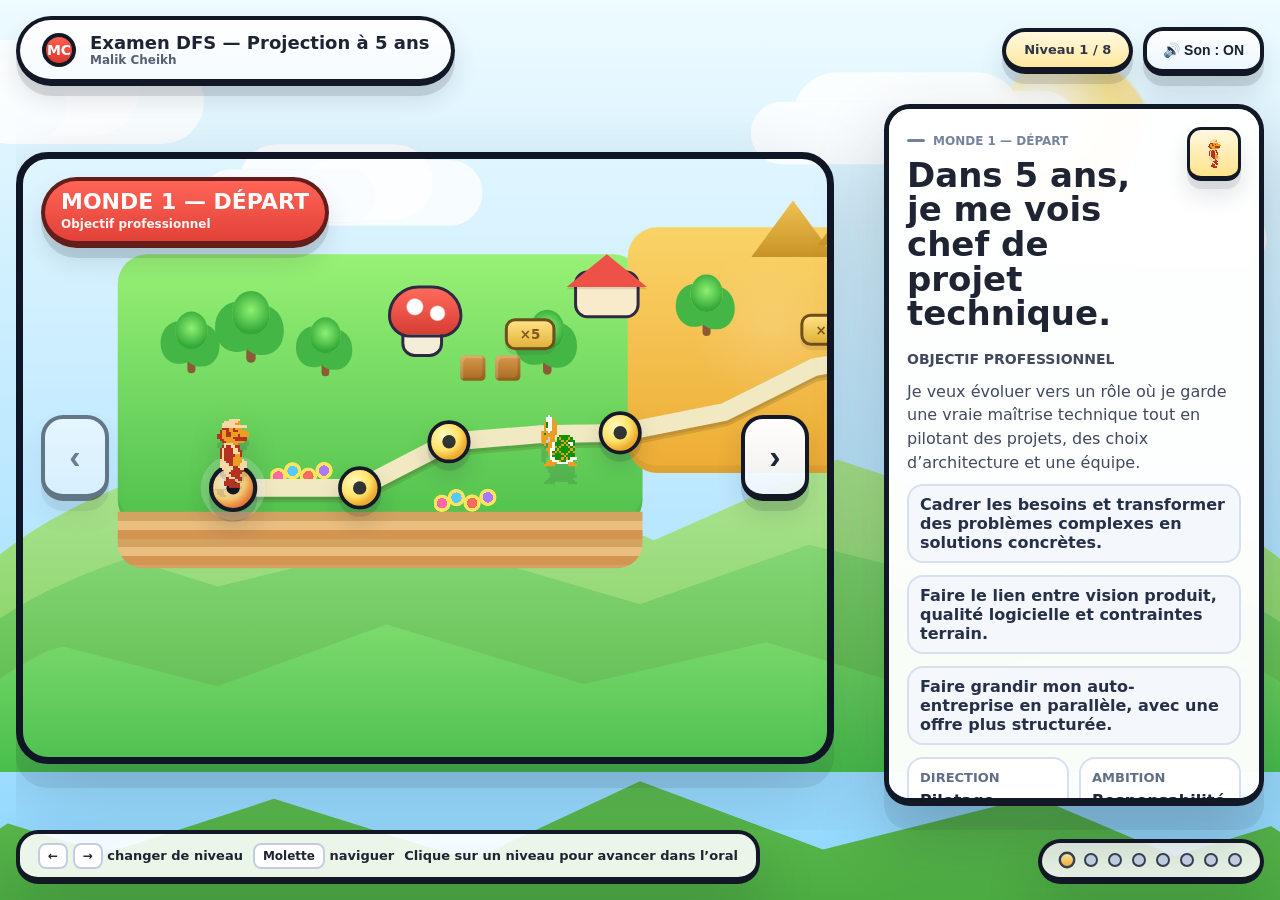
<file: index.html>
<!DOCTYPE html>
<html lang="fr">
<head>
  <meta charset="UTF-8" />
  <meta name="viewport" content="width=device-width, initial-scale=1.0" />
  <title>DFS — Malik Cheikh · Projection à 5 ans</title>
  <meta name="description" content="Présentation interactive de la projection professionnelle à 5 ans de Malik Cheikh." />
  <meta name="theme-color" content="#80d7ff" />
  <link rel="stylesheet" href="./assets/css/styles.css" />
</head>
<body class="theme-meadow">
  <a class="skip-link" href="#infoPanel">Aller au contenu du niveau</a>
  <div class="background" aria-hidden="true">
    <div class="sun"></div>
    <div class="clouds">
      <div class="cloud c1"></div>
      <div class="cloud c2"></div>
      <div class="cloud c3"></div>
      <div class="cloud c4"></div>
    </div>
    <div class="far-hills"></div>
    <div class="near-hills"></div>
  </div>

  <main class="ui" id="mainContent">
    <header class="hud">
      <div class="brand-pill">
        <div class="brand-badge">MC</div>
        <div class="brand-copy">
          <strong>Examen DFS — Projection à 5 ans</strong>
          <span>Malik Cheikh</span>
        </div>
      </div>
      <div class="hud-actions">
        <div class="jump-badge" id="jumpLabel" aria-live="polite">Niveau 1 / 8</div>
        <button class="sound-toggle" id="soundToggle" type="button" aria-pressed="true">🔊 Son : ON</button>
      </div>
    </header>

    <section class="world-stage">
      <div class="world-frame">
        <div class="level-chip" id="levelChip">
          <strong>Monde 1 — Intro</strong>
          <span>Projection vers mon métier idéal</span>
        </div>

        <button class="nav-button nav-prev" id="prevButton" type="button" aria-label="Niveau précédent">‹</button>
        <button class="nav-button nav-next" id="nextButton" type="button" aria-label="Niveau suivant">›</button>

        <div class="world-camera" id="camera">
          <div class="world-map" id="worldMap">
            <div class="layer scenery-layer">
              <div class="zone meadow"></div>
              <div class="zone desert"></div>
              <div class="zone snow"></div>
              <div class="zone ruins"></div>

              <div class="tree" style="left:170px; top:386px; transform:scale(.9);"></div>
              <div class="tree" style="left:250px; top:372px; transform:scale(1.05);"></div>
              <div class="tree" style="left:350px; top:390px; transform:scale(.86);"></div>
              <div class="tree" style="left:648px; top:388px; transform:scale(.95);"></div>
              <div class="tree" style="left:862px; top:336px; transform:scale(.9);"></div>
              <div class="tree" style="left:1238px; top:340px; transform:scale(.92);"></div>
              <div class="tree" style="left:1710px; top:382px; transform:scale(.86);"></div>
              <div class="tree" style="left:2198px; top:376px; transform:scale(.82);"></div>

              <div class="flower-clump" style="left:300px; top:592px;"></div>
              <div class="flower-clump" style="left:520px; top:628px;"></div>
              <div class="flower-clump" style="left:1432px; top:596px;"></div>
              <div class="flower-clump" style="left:1888px; top:568px;"></div>

              <div class="block" style="left:555px; top:454px;"></div>
              <div class="block" style="left:602px; top:454px;"></div>
              <div class="block" style="left:1180px; top:414px;"></div>
              <div class="block" style="left:1226px; top:414px;"></div>
              <div class="block" style="left:2058px; top:424px;"></div>
              <div class="block" style="left:2104px; top:424px;"></div>

              <div class="mushroom-house" style="left:458px; top:360px;"></div>
              <div class="house" style="left:698px; top:318px;"></div>
              <div class="coin-board" style="left:615px; top:404px;">×5</div>

              <div class="pyramid" style="left:946px; top:246px;"></div>
              <div class="pyramid" style="left:1025px; top:230px; transform:scale(.82);"></div>
              <div class="tower" style="left:1108px; top:318px;"></div>
              <div class="coin-board" style="left:1012px; top:398px;">×5</div>
              <div class="mushroom-house" style="left:1268px; top:318px;"></div>

              <div class="tower" style="left:1568px; top:332px; transform:scale(1.02);"></div>
              <div class="coin-board" style="left:1468px; top:444px;">×5</div>
              <div class="pipe" style="left:1736px; top:470px;"></div>
              <div class="water-pond" style="left:1618px; top:476px; width:112px; height:72px;"></div>

              <div class="tower" style="left:1942px; top:326px;"></div>
              <div class="tower" style="left:2078px; top:326px;"></div>
              <div class="water-pond" style="left:2028px; top:466px;"></div>
              <div class="flag-post" style="left:2098px; top:294px;"></div>
              <div class="castle" style="left:2126px; top:282px;"></div>
              <div class="coin-board" style="left:2078px; top:446px;">×5</div>
              <div class="mushroom-house" style="left:2248px; top:392px; transform:scale(.76);"></div>
            </div>

            <div class="layer sprite-layer" aria-hidden="true">
              <img class="map-sprite map-sprite--koopa is-animated" src="./assets/Green_Koopa_Troopa_SMB.gif" alt="" width="16" height="24" decoding="async" style="left:688px; top:603px;" />
              <img class="map-sprite map-sprite--beetle is-animated" src="./assets/BuzzyBeetleSMBUnderground.gif" alt="" width="16" height="16" decoding="async" style="left:1248px; top:474px;" />
              <img class="map-sprite map-sprite--bullet" src="./assets/Bullet_Bill_Super_Mario_Bros.png" alt="" width="16" height="14" decoding="async" style="left:1910px; top:382px;" />
            </div>

            <svg class="path-svg" viewBox="0 0 2600 980" aria-hidden="true">
              <path class="path-shadow" d="M 250 632 L 420 632 L 540 570 L 660 560 L 770 558 L 910 530 L 1030 470 L 1140 450 L 1260 470 L 1390 520 L 1510 540 L 1630 548 L 1750 530 L 1880 510 L 2010 515 L 2070 536 L 2128 542" />
              <path class="path-line" d="M 250 632 L 420 632 L 540 570 L 660 560 L 770 558 L 910 530 L 1030 470 L 1140 450 L 1260 470 L 1390 520 L 1510 540 L 1630 548 L 1750 530 L 1880 510 L 2010 515 L 2070 536 L 2128 542" />
            </svg>

            <button class="node active" data-index="0" style="left:250px; top:632px;"><span>1</span></button>
            <button class="node" data-index="1" style="left:420px; top:632px;"><span>2</span></button>
            <button class="node" data-index="2" style="left:540px; top:570px;"><span>3</span></button>
            <button class="node" data-index="3" style="left:770px; top:558px;"><span>4</span></button>
            <button class="node" data-index="4" style="left:1140px; top:450px;"><span>5</span></button>
            <button class="node" data-index="5" style="left:1510px; top:540px;"><span>6</span></button>
            <button class="node" data-index="6" style="left:1880px; top:510px;"><span>7</span></button>
            <button class="node" data-index="7" style="left:2128px; top:542px;"><span>8</span></button>

            <div class="avatar" id="avatar" style="left:250px; top:632px;"></div>
          </div>
        </div>
      </div>
    </section>

    <footer class="bottom-bar">
      <div class="mini-help">
        <span><span class="kbd">←</span> <span class="kbd">→</span> changer de niveau</span>
        <span><span class="kbd">Molette</span> naviguer</span>
        <span>Clique sur un niveau pour avancer dans l’oral</span>
      </div>
      <div class="progress-dots" id="progressDots" aria-hidden="true"></div>
    </footer>
  </main>

  <aside class="info-panel" id="infoPanel" aria-label="Détails du niveau sélectionné" aria-live="polite">
    <div id="panelContent"></div>
  </aside>
  <script src="./assets/js/data.js" defer></script>
  <script src="./assets/js/app.js" defer></script>
</body>
</html>
</file>
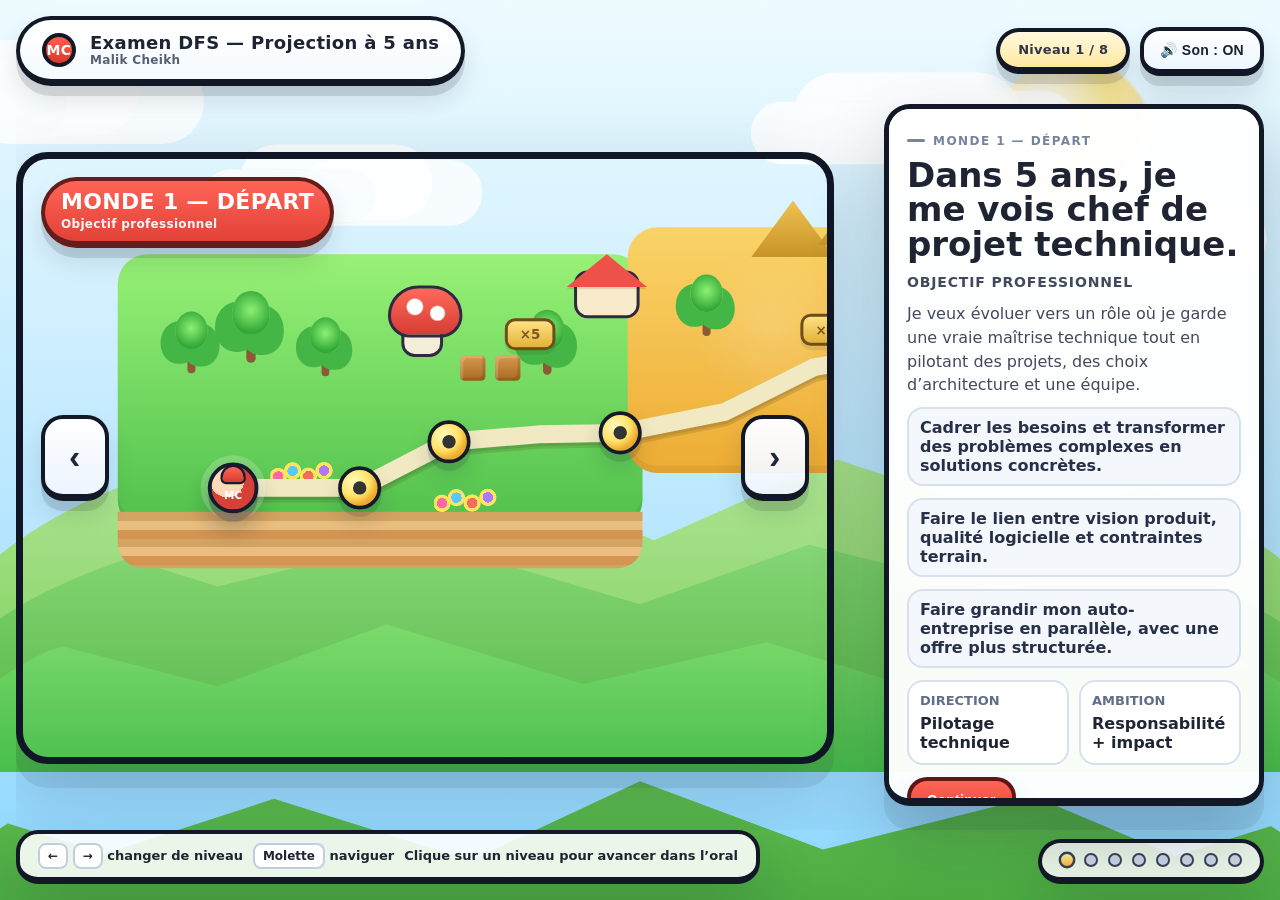
<file: index(1).html>
<!DOCTYPE html>
<html lang="fr">
<head>
  <meta charset="UTF-8" />
  <meta name="viewport" content="width=device-width, initial-scale=1.0" />
  <title>DFS — Malik Cheikh · Projection à 5 ans</title>
  <style>
    :root {
      --sky-1: #80d7ff;
      --sky-2: #dff6ff;
      --grass-1: #84df65;
      --grass-2: #4cb64a;
      --ink: #1e2432;
      --panel: rgba(255,255,255,0.88);
      --panel-strong: rgba(255,255,255,0.96);
      --shadow: 0 28px 60px rgba(20, 24, 39, 0.18);
      --red: #ee5148;
      --gold: #f8bb2d;
      --green: #56be56;
      --blue: #4f8cff;
      --purple: #8d6cff;
      --radius-xl: 28px;
      --radius-lg: 22px;
      --radius-md: 16px;
      --transition: 480ms cubic-bezier(.2,.7,.1,1);
      --map-width: 2600px;
      --map-height: 980px;
      --node-size: 58px;
      --safe-width: min(100vw - 32px, 1600px);
    }

    * { box-sizing: border-box; }
    html, body { height: 100%; }
    body {
      margin: 0;
      font-family: Inter, ui-sans-serif, system-ui, -apple-system, BlinkMacSystemFont, Segoe UI, sans-serif;
      color: var(--ink);
      overflow: hidden;
      background: linear-gradient(180deg, var(--sky-2), var(--sky-1));
    }

    body.theme-meadow {
      --sky-1: #8ed7ff;
      --sky-2: #eefbff;
      --grass-1: #90e776;
      --grass-2: #48be4b;
    }

    body.theme-desert {
      --sky-1: #ffd35a;
      --sky-2: #fff1bb;
      --grass-1: #f0cb5f;
      --grass-2: #d89f30;
    }

    body.theme-snow {
      --sky-1: #8cc1ff;
      --sky-2: #eef7ff;
      --grass-1: #dceeff;
      --grass-2: #bfdcff;
    }

    body.theme-ruins {
      --sky-1: #8edbd7;
      --sky-2: #eefdfa;
      --grass-1: #cdc8b9;
      --grass-2: #aaa38f;
    }

    body.theme-finale {
      --sky-1: #6ea4ff;
      --sky-2: #e9f2ff;
      --grass-1: #9edb7f;
      --grass-2: #63b657;
    }

    .background {
      position: fixed;
      inset: 0;
      overflow: hidden;
      background: linear-gradient(180deg, var(--sky-2), var(--sky-1));
      transition: background var(--transition);
    }

    .sun {
      position: absolute;
      top: 58px;
      right: 10%;
      width: 160px;
      height: 160px;
      border-radius: 50%;
      background: radial-gradient(circle at 30% 30%, rgba(255,255,255,0.95), rgba(255,230,132,0.9) 44%, rgba(255,204,91,0.55) 66%, rgba(255,255,255,0) 70%);
      filter: blur(1px);
      opacity: 0.95;
      transition: transform 800ms ease, opacity 500ms ease;
    }

    body.theme-snow .sun,
    body.theme-finale .sun {
      top: 84px;
      right: 12%;
      opacity: 0.72;
    }

    .clouds,
    .far-hills,
    .near-hills {
      position: absolute;
      inset: 0;
      pointer-events: none;
    }

    .cloud {
      position: absolute;
      width: 220px;
      height: 68px;
      background: rgba(255,255,255,0.88);
      border-radius: 999px;
      box-shadow: 60px -18px 0 14px rgba(255,255,255,0.84), 130px -4px 0 8px rgba(255,255,255,0.82);
      opacity: 0.95;
      animation: drift linear infinite;
    }

    .cloud.c1 { top: 8%; left: -12%; animation-duration: 42s; }
    .cloud.c2 { top: 18%; left: 14%; transform: scale(0.78); animation-duration: 51s; }
    .cloud.c3 { top: 11%; left: 58%; transform: scale(0.92); animation-duration: 46s; }
    .cloud.c4 { top: 23%; left: 78%; transform: scale(0.64); animation-duration: 55s; }

    @keyframes drift {
      from { transform: translateX(0) scale(var(--scale, 1)); }
      to { transform: translateX(18vw) scale(var(--scale, 1)); }
    }

    .far-hills::before,
    .far-hills::after,
    .near-hills::before,
    .near-hills::after {
      content: "";
      position: absolute;
      left: -5%;
      right: -5%;
      border-radius: 48% 52% 0 0 / 100% 100% 0 0;
    }

    .far-hills::before {
      bottom: 235px;
      height: 260px;
      background: linear-gradient(180deg, rgba(175,232,131,0.85), rgba(135,211,95,0.95));
      clip-path: polygon(0 100%, 0 44%, 12% 28%, 22% 48%, 36% 18%, 51% 52%, 64% 21%, 78% 46%, 90% 24%, 100% 55%, 100% 100%);
    }

    .far-hills::after {
      bottom: 188px;
      height: 220px;
      background: linear-gradient(180deg, rgba(136,220,120,0.95), rgba(94,188,78,1));
      clip-path: polygon(0 100%, 0 49%, 10% 23%, 20% 43%, 34% 21%, 50% 51%, 62% 24%, 76% 46%, 88% 18%, 100% 53%, 100% 100%);
    }

    .near-hills::before {
      bottom: 128px;
      height: 220px;
      background: linear-gradient(180deg, var(--grass-1), var(--grass-2));
      clip-path: polygon(0 100%, 0 59%, 9% 43%, 20% 61%, 32% 33%, 46% 60%, 59% 41%, 70% 63%, 85% 35%, 100% 57%, 100% 100%);
      transition: background var(--transition);
    }

    .near-hills::after {
      bottom: -22px;
      height: 220px;
      background: linear-gradient(180deg, #69c758, #49a940);
      clip-path: polygon(0 100%, 0 45%, 12% 69%, 24% 44%, 38% 72%, 50% 36%, 63% 67%, 78% 43%, 88% 70%, 100% 46%, 100% 100%);
      transition: background var(--transition);
    }

    .ui {
      position: relative;
      z-index: 20;
      height: 100vh;
      display: grid;
      grid-template-rows: auto 1fr auto;
      padding: 16px;
      pointer-events: none;
    }

    .hud,
    .bottom-bar,
    .info-panel,
    .speaker-panel,
    .level-chip,
    .nav-button,
    .mini-help,
    .jump-badge {
      pointer-events: auto;
    }

    .hud {
      width: var(--safe-width);
      margin: 0 auto;
      display: flex;
      align-items: center;
      justify-content: space-between;
      gap: 16px;
    }

    .brand-pill,
    .level-chip,
    .nav-button,
    .action-button,
    .speaker-toggle,
    .sound-toggle,
    .jump-badge {
      border: 4px solid #121826;
      border-bottom-width: 7px;
      border-radius: 999px;
      background: #fff;
      box-shadow: 0 10px 0 rgba(18,24,38,0.12), 0 14px 26px rgba(18,24,38,0.12);
      font-weight: 900;
      letter-spacing: .02em;
    }

    .brand-pill {
      display: flex;
      align-items: center;
      gap: 14px;
      padding: 12px 22px;
      min-height: 62px;
      background: linear-gradient(180deg, #ffffff, #f5fbff);
    }

    .brand-badge {
      width: 34px;
      height: 34px;
      border-radius: 50%;
      background: linear-gradient(180deg, #ff6052, #dc382c);
      border: 4px solid #121826;
      display: grid;
      place-items: center;
      color: #fff;
      font-size: 14px;
    }

    .brand-copy strong { display: block; font-size: 18px; }
    .brand-copy span { display: block; font-size: 12px; color: #566074; }

    .hud-actions {
      display: flex;
      align-items: center;
      gap: 10px;
      flex-wrap: wrap;
      justify-content: flex-end;
    }

    .jump-badge {
      padding: 10px 18px;
      font-size: 13px;
      color: #2f3547;
      background: linear-gradient(180deg, #fff8df, #ffe99f);
    }

    .sound-toggle,
    .speaker-toggle,
    .action-button {
      cursor: pointer;
      border-radius: 20px;
      padding: 11px 16px;
      font-size: 14px;
      color: #1a2130;
      background: linear-gradient(180deg, #fff, #edf7ff);
      transition: transform .18s ease, filter .18s ease;
    }

    .sound-toggle:hover,
    .action-button:hover {
      transform: translateY(-2px);
      filter: saturate(1.05);
    }

    .nav-button:hover {
      transform: translateY(calc(-50% - 2px));
      filter: saturate(1.05);
    }

    .node:hover {
      transform: translate(-50%, calc(-50% - 2px));
      filter: saturate(1.05);
    }

    .node.active:hover {
      transform: translate(-50%, calc(-50% - 2px)) scale(1.12);
      filter: saturate(1.05);
    }

    .world-stage {
      position: relative;
      display: grid;
      place-items: center start;
      overflow: hidden;
      width: var(--safe-width);
      margin: 0 auto;
    }

    .world-frame {
      position: relative;
      width: min(calc(100% - 430px), 1280px);
      height: min(68vh, 760px);
      border: 7px solid #101625;
      border-radius: 32px;
      background: linear-gradient(180deg, rgba(255,255,255,0.1), rgba(255,255,255,0.02));
      box-shadow: 0 24px 0 rgba(16,22,37,0.08), 0 30px 80px rgba(16,22,37,0.18);
      overflow: hidden;
      pointer-events: auto;
    }

    .world-camera {
      position: absolute;
      inset: 0;
      overflow: hidden;
    }

    .world-map {
      position: absolute;
      width: var(--map-width);
      height: var(--map-height);
      left: 0;
      top: 0;
      transform-origin: top left;
      transition: transform 700ms cubic-bezier(.2,.7,.1,1);
    }

    .layer {
      position: absolute;
      inset: 0;
    }

    .zone {
      position: absolute;
      border-radius: 40px;
      filter: saturate(1.04);
      box-shadow: inset 0 -10px 0 rgba(0,0,0,0.06);
    }

    .zone .ground {
      position: absolute;
      inset: auto 0 0 0;
      height: 100%;
      border-radius: inherit;
      overflow: hidden;
    }

    .ground::before {
      content: "";
      position: absolute;
      inset: 0;
      border-radius: inherit;
      box-shadow: inset 0 -18px 0 rgba(0,0,0,0.06);
    }

    .meadow {
      left: 95px; top: 318px; width: 705px; height: 370px;
      background: linear-gradient(180deg, #9af07a, #52bf4f);
    }
    .meadow::after {
      content: "";
      position: absolute; left: 0; right: 0; bottom: -52px; height: 76px;
      background: repeating-linear-gradient(180deg, #d1a365 0 12px, #e8be82 12px 24px, #d29556 24px 36px);
      border-radius: 0 0 34px 34px;
    }

    .desert {
      left: 780px; top: 282px; width: 640px; height: 330px;
      background: linear-gradient(180deg, #f8d36b, #ebac39);
    }
    .desert::after {
      content: "";
      position: absolute; inset: 0;
      background: radial-gradient(circle at 30% 40%, rgba(255,255,255,0.15), transparent 22%), radial-gradient(circle at 70% 65%, rgba(255,255,255,0.14), transparent 18%);
      border-radius: inherit;
    }

    .snow {
      left: 1375px; top: 302px; width: 600px; height: 308px;
      background: linear-gradient(180deg, #f3fbff, #d5e9ff);
    }

    .ruins {
      left: 1845px; top: 258px; width: 570px; height: 355px;
      background: linear-gradient(180deg, #cfcaba, #a39a89);
    }

    .path-svg {
      position: absolute;
      inset: 0;
      overflow: visible;
    }

    .path-line {
      fill: none;
      stroke: #f0e9c2;
      stroke-width: 24;
      stroke-linecap: round;
      stroke-linejoin: round;
      filter: drop-shadow(0 4px 0 rgba(0,0,0,0.09));
    }

    .path-shadow {
      fill: none;
      stroke: rgba(87,66,28,0.18);
      stroke-width: 31;
      stroke-linecap: round;
      stroke-linejoin: round;
      transform: translateY(4px);
    }

    .node {
      position: absolute;
      width: var(--node-size);
      height: var(--node-size);
      border-radius: 50%;
      border: 5px solid #141a28;
      background: radial-gradient(circle at 35% 32%, #fffbbf, #ffe268 45%, #edaa2f 70%);
      box-shadow: 0 10px 0 rgba(20,26,40,0.12), 0 16px 28px rgba(20,26,40,0.15);
      cursor: pointer;
      display: grid;
      place-items: center;
      transform: translate(-50%, -50%);
      transition: transform .22s ease, box-shadow .22s ease, background .22s ease;
    }

    .node span {
      display: none;
    }

    .node::before {
      content: "";
      width: 18px;
      height: 18px;
      border-radius: 50%;
      background: rgba(20,26,40,0.88);
    }

    .node.active {
      background: radial-gradient(circle at 35% 32%, #fffef2, #ffd778 48%, #ef7d39 73%);
      transform: translate(-50%, -50%) scale(1.12);
      box-shadow: 0 12px 0 rgba(20,26,40,0.14), 0 0 0 10px rgba(255,255,255,0.2), 0 18px 30px rgba(20,26,40,0.18);
    }

    .node.active::before {
      width: 16px; height: 16px; background: #101725;
    }

    .sign,
    .house,
    .castle,
    .pipe,
    .tree,
    .block,
    .mushroom-house,
    .tower,
    .pyramid,
    .water-pond,
    .boss-house,
    .flag-post,
    .coin-board,
    .flower-clump {
      position: absolute;
      transform-origin: center bottom;
    }

    .tree {
      width: 48px; height: 92px;
    }
    .tree::before {
      content: "";
      position: absolute; left: 18px; bottom: 0; width: 12px; height: 34px;
      background: #8d5a35; border-radius: 8px;
    }
    .tree::after {
      content: "";
      position: absolute; left: 0; top: 0; width: 48px; height: 56px;
      background: radial-gradient(circle at 50% 44%, #8ef072, #33a939 70%);
      border-radius: 50% 50% 46% 46%;
      box-shadow: -18px 18px 0 4px #44b646, 14px 22px 0 4px #44b646;
    }

    .block {
      width: 34px; height: 34px;
      background: linear-gradient(180deg, #d69a4e, #a76920);
      border-radius: 6px;
      box-shadow: inset -4px -4px 0 rgba(0,0,0,0.12), inset 4px 4px 0 rgba(255,255,255,0.18);
    }

    .pipe {
      width: 54px; height: 80px;
      background: linear-gradient(90deg, #48be4d, #2c8e36);
      border-radius: 10px 10px 14px 14px;
      box-shadow: inset -5px 0 0 rgba(0,0,0,0.12);
    }
    .pipe::before {
      content: "";
      position: absolute; top: -16px; left: -6px; right: -6px; height: 22px;
      background: linear-gradient(180deg, #5fe563, #3ca743);
      border-radius: 12px;
      border: 2px solid rgba(0,0,0,0.05);
    }

    .house {
      width: 108px; height: 86px;
    }
    .house::before {
      content: "";
      position: absolute; inset: auto 10px 0 10px; height: 56px;
      background: #f8ebcb; border: 4px solid #302944; border-radius: 18px;
    }
    .house::after {
      content: "";
      position: absolute; left: 0; right: 0; top: 0; margin: auto; width: 0; height: 0;
      border-left: 54px solid transparent;
      border-right: 54px solid transparent;
      border-bottom: 44px solid #ee5148;
      filter: drop-shadow(0 3px 0 rgba(0,0,0,0.1));
    }

    .mushroom-house {
      width: 92px; height: 96px;
    }
    .mushroom-house::before {
      content: "";
      position: absolute; left: 18px; right: 18px; bottom: 0; height: 44px;
      background: #f4edd7; border: 4px solid #302944; border-radius: 18px;
    }
    .mushroom-house::after {
      content: "";
      position: absolute; top: 0; left: 0; right: 0; margin: auto; width: 92px; height: 62px;
      background: radial-gradient(circle at 35% 40%, #fff, #fff 10px, transparent 12px), radial-gradient(circle at 68% 54%, #fff, #fff 9px, transparent 11px), linear-gradient(180deg, #ff6a5c, #d63d33);
      border: 4px solid #302944; border-radius: 50px 50px 36px 36px;
    }

    .castle {
      width: 154px; height: 148px;
    }
    .castle::before {
      content: "";
      position: absolute; bottom: 0; left: 18px; right: 18px; height: 90px;
      background: #eef0f7; border: 4px solid #4a4562; border-radius: 16px;
      box-shadow: inset 0 -8px 0 rgba(0,0,0,0.06);
    }
    .castle::after {
      content: "";
      position: absolute; left: 0; right: 0; top: 0; bottom: 52px;
      background:
        radial-gradient(circle at 20px 26px, #8d6cff 0 20px, transparent 22px),
        radial-gradient(circle at 134px 26px, #8d6cff 0 20px, transparent 22px),
        radial-gradient(circle at 77px 10px, #8d6cff 0 28px, transparent 30px),
        linear-gradient(180deg, transparent 0 24px, #eceff6 24px 100%);
      background-repeat: no-repeat;
      border-radius: 18px;
    }

    .boss-house {
      width: 116px; height: 114px;
    }
    .boss-house::before {
      content: "";
      position: absolute; bottom: 0; left: 10px; right: 10px; height: 74px;
      background: #8a8fa4; border: 4px solid #313548; border-radius: 18px;
    }
    .boss-house::after {
      content: "";
      position: absolute; left: 50%; top: -2px; width: 84px; height: 54px; transform: translateX(-50%);
      background: linear-gradient(180deg, #fa7d66, #b4372d);
      clip-path: polygon(0 100%, 50% 0, 100% 100%);
      filter: drop-shadow(0 3px 0 rgba(0,0,0,0.12));
    }

    .tower {
      width: 62px; height: 112px;
      background: linear-gradient(180deg, #bfc2cb, #90949f);
      border: 4px solid #51586a;
      border-radius: 18px 18px 12px 12px;
      box-shadow: inset 0 -8px 0 rgba(0,0,0,0.08);
    }
    .tower::before {
      content: "";
      position: absolute; top: -18px; left: -4px; right: -4px; height: 26px;
      background: linear-gradient(180deg, #d8dbe2, #9fa4b1);
      clip-path: polygon(0 100%, 8% 38%, 16% 100%, 24% 38%, 32% 100%, 40% 38%, 48% 100%, 56% 38%, 64% 100%, 72% 38%, 80% 100%, 88% 38%, 96% 100%, 100% 38%, 100% 100%);
    }

    .pyramid {
      width: 112px; height: 76px;
      background: linear-gradient(180deg, #efc153, #c89326);
      clip-path: polygon(50% 0, 100% 100%, 0 100%);
    }

    .water-pond {
      width: 120px; height: 82px;
      background: radial-gradient(circle at 50% 40%, #8ceaff, #43b8ff 70%, #298ed0 100%);
      border: 5px solid #ebf8ff;
      border-radius: 34px;
      box-shadow: inset 0 -8px 0 rgba(0,0,0,0.08);
    }

    .coin-board {
      padding: 7px 12px;
      min-width: 68px;
      font-size: 18px;
      font-weight: 900;
      color: #805523;
      background: linear-gradient(180deg, #ffe282, #e3b23a);
      border: 4px solid #6f4e1d;
      border-radius: 14px;
      text-align: center;
      box-shadow: 0 6px 0 rgba(0,0,0,0.08);
    }

    .flag-post {
      width: 10px; height: 86px;
      background: #e9ebf4;
      border-radius: 999px;
      box-shadow: inset 0 -4px 0 rgba(0,0,0,0.08);
    }
    .flag-post::after {
      content: "";
      position: absolute; top: 8px; left: 8px; width: 48px; height: 28px;
      background: linear-gradient(180deg, #ff5d4e, #c7372d);
      clip-path: polygon(0 0, 100% 20%, 80% 100%, 0 78%);
      border-radius: 4px;
    }

    .flower-clump {
      width: 88px; height: 38px;
      background:
        radial-gradient(circle at 12% 65%, #ff67a7 0 7px, #ffe45e 7px 11px, transparent 12px),
        radial-gradient(circle at 34% 45%, #58c9ff 0 7px, #ffe45e 7px 11px, transparent 12px),
        radial-gradient(circle at 58% 64%, #f46c5f 0 7px, #ffe45e 7px 11px, transparent 12px),
        radial-gradient(circle at 82% 44%, #a979ff 0 7px, #ffe45e 7px 11px, transparent 12px);
    }

    .avatar {
      position: absolute;
      width: 68px;
      height: 68px;
      border-radius: 50%;
      background: radial-gradient(circle at 36% 32%, #ffd9ba 0 20px, #ffd0ad 21px 23px, #d64037 23px 100%);
      border: 5px solid #151c2d;
      box-shadow: 0 10px 0 rgba(21,28,45,0.12), 0 18px 28px rgba(21,28,45,0.16);
      transform: translate(-50%, -50%);
      transition: left 700ms cubic-bezier(.2,.8,.15,1), top 700ms cubic-bezier(.2,.8,.15,1), transform .25s ease;
      z-index: 5;
    }

    .avatar::before {
      content: "MC";
      position: absolute;
      inset: auto 0 11px 0;
      text-align: center;
      color: #fff;
      font-weight: 900;
      font-size: 14px;
      letter-spacing: .02em;
    }

    .avatar::after {
      content: "";
      position: absolute;
      left: 12px; right: 12px; top: -2px; height: 20px;
      background: linear-gradient(180deg, #ff675a, #d63b2f);
      border-radius: 18px 18px 8px 8px;
      border: 3px solid #151c2d;
    }

    .avatar.bounce {
      animation: avatarBounce .55s ease;
    }

    @keyframes avatarBounce {
      0% { transform: translate(-50%, -50%) scale(1); }
      35% { transform: translate(-50%, -70%) scale(1.05); }
      60% { transform: translate(-50%, -48%) scale(.98); }
      100% { transform: translate(-50%, -50%) scale(1); }
    }

    .level-chip {
      position: absolute;
      top: 18px;
      left: 18px;
      padding: 10px 16px;
      background: linear-gradient(180deg, #ff6457, #e24137);
      color: #fff;
      max-width: 330px;
      z-index: 10;
      border-color: #631e1b;
    }

    .level-chip strong {
      display: block;
      font-size: 22px;
      line-height: 1.02;
      margin-bottom: 4px;
      text-transform: uppercase;
    }

    .level-chip span {
      display: block;
      font-size: 12px;
      opacity: .95;
      font-weight: 800;
    }

    .nav-button {
      position: absolute;
      top: 50%;
      transform: translateY(-50%);
      width: 68px;
      height: 86px;
      border-radius: 22px;
      background: linear-gradient(180deg, rgba(255,255,255,0.98), rgba(240,245,255,0.92));
      display: grid;
      place-items: center;
      font-size: 34px;
      color: #1f2737;
      cursor: pointer;
      z-index: 11;
      user-select: none;
    }

    .nav-prev { left: 18px; }
    .nav-next { right: 18px; }

    .bottom-bar {
      width: var(--safe-width);
      margin: 0 auto;
      display: flex;
      justify-content: space-between;
      align-items: end;
      gap: 12px;
      flex-wrap: wrap;
    }

    .mini-help {
      padding: 14px 18px;
      border-radius: 22px;
      background: var(--panel);
      border: 4px solid #121826;
      border-bottom-width: 7px;
      box-shadow: var(--shadow);
      font-size: 13px;
      font-weight: 800;
      display: flex;
      gap: 10px;
      align-items: center;
      flex-wrap: wrap;
    }

    .kbd {
      padding: 4px 8px;
      border-radius: 8px;
      background: #fff;
      border: 2px solid #c3cde0;
      font-size: 12px;
    }

    .progress-dots {
      display: flex;
      align-items: center;
      gap: 10px;
      padding: 10px 18px;
      border-radius: 999px;
      background: var(--panel);
      border: 4px solid #121826;
      border-bottom-width: 7px;
      box-shadow: var(--shadow);
    }

    .progress-dot {
      width: 14px;
      height: 14px;
      border-radius: 50%;
      background: #cad6e8;
      border: 2px solid #394154;
      transition: transform .18s ease, background .18s ease;
    }

    .progress-dot.active {
      background: linear-gradient(180deg, #fff7a8, #ffb337);
      transform: scale(1.2);
    }

    .info-panel,
    .speaker-panel {
      position: fixed;
      top: 104px;
      right: 16px;
      width: min(370px, calc(100vw - 32px));
      max-height: calc(100vh - 198px);
      overflow: auto;
      z-index: 30;
      padding: 18px;
      border-radius: 26px;
      border: 5px solid #121826;
      border-bottom-width: 8px;
      background: var(--panel-strong);
      box-shadow: 0 24px 0 rgba(18,24,38,0.08), 0 30px 70px rgba(18,24,38,0.24);
      transition: opacity var(--transition), transform var(--transition);
      scrollbar-width: thin;
      scrollbar-color: #7f8ca6 rgba(255,255,255,0.3);
      overscroll-behavior: contain;
    }

    .speaker-panel {
      right: 456px;
      width: min(360px, calc(100vw - 32px));
      background: rgba(255,249,230,0.98);
      display: none;
    }

    .speaker-panel.open { display: block; }

    .panel-eyebrow {
      display: inline-flex;
      gap: 8px;
      align-items: center;
      font-size: 12px;
      font-weight: 900;
      text-transform: uppercase;
      letter-spacing: .12em;
      color: #76839f;
      margin-bottom: 10px;
    }

    .panel-eyebrow::before {
      content: "";
      width: 18px;
      height: 3px;
      border-radius: 999px;
      background: currentColor;
    }

    .info-panel h2,
    .speaker-panel h3 {
      margin: 0 0 10px;
      line-height: 1.02;
      font-size: 34px;
    }

    .subtitle {
      margin: 0 0 10px;
      font-size: 14px;
      font-weight: 900;
      color: #636e84;
      text-transform: uppercase;
      letter-spacing: .06em;
    }

    .info-panel p {
      margin: 0 0 10px;
      line-height: 1.48;
      color: #41495d;
    }

    .bullet-list {
      margin: 0;
      padding: 0;
      list-style: none;
      display: grid;
      gap: 12px;
    }

    .bullet-list li {
      padding: 9px 11px;
      border-radius: 16px;
      background: #f4f7fb;
      border: 2px solid #d7e0ef;
      font-weight: 700;
      color: #273049;
    }

    .meta-row {
      display: grid;
      grid-template-columns: repeat(2, 1fr);
      gap: 10px;
      margin-top: 12px;
    }

    .meta-card {
      padding: 11px;
      border-radius: 16px;
      border: 2px solid #d7e0ef;
      background: #fff;
    }

    .meta-card strong { display: block; font-size: 13px; color: #616e88; text-transform: uppercase; margin-bottom: 6px; }
    .meta-card span { display: block; font-weight: 900; font-size: 16px; color: #1f2534; }

    .panel-actions {
      display: flex;
      gap: 10px;
      flex-wrap: wrap;
      margin-top: 12px;
    }

    .action-button.primary {
      background: linear-gradient(180deg, #ff6557, #e14539);
      color: #fff;
      border-color: #5d1715;
    }

    .speaker-panel h3 {
      font-size: 24px;
      margin-bottom: 10px;
    }

    .speaker-panel ul {
      margin: 0;
      padding-left: 18px;
      line-height: 1.75;
      color: #333c52;
      font-weight: 700;
    }

    .speaker-panel li + li { margin-top: 8px; }

    .mobile-title {
      display: none;
    }

    @media (max-width: 1360px) {
      .info-panel { width: min(380px, calc(100vw - 32px)); }
      .speaker-panel { right: 16px; top: auto; bottom: 160px; width: min(380px, calc(100vw - 32px)); }
    }

    @media (max-width: 1100px) {
      body { overflow: auto; }
      .ui {
        height: auto;
        min-height: 100vh;
        grid-template-rows: auto auto auto auto;
        gap: 12px;
      }
      .world-stage {
        width: 100%;
        margin: 0;
        place-items: center;
      }

      .world-frame {
        width: calc(100vw - 32px);
        height: 58vh;
        min-height: 420px;
      }
      .info-panel {
        position: relative;
        top: 0; right: 0;
        width: var(--safe-width);
        max-height: none;
        margin: 0 auto;
      }
      .speaker-panel {
        position: relative;
        bottom: auto;
        right: 0;
        width: var(--safe-width);
        max-height: none;
        margin: 0 auto;
      }
      .bottom-bar { align-items: stretch; }
    }

    @media (max-width: 760px) {
      :root { --node-size: 52px; }
      .hud { align-items: stretch; }
      .brand-pill { flex: 1 1 auto; }
      .hud-actions { justify-content: flex-start; }
      .brand-copy strong { font-size: 16px; }
      .level-chip strong { font-size: 20px; }
      .level-chip span { font-size: 12px; }
      .nav-button { width: 58px; height: 74px; font-size: 28px; }
      .info-panel h2 { font-size: 28px; }
      .meta-row { grid-template-columns: 1fr; }
      .mini-help { font-size: 12px; }
      .progress-dots { width: 100%; justify-content: center; }
    }
  </style>
</head>
<body class="theme-meadow">
  <div class="background" aria-hidden="true">
    <div class="sun"></div>
    <div class="clouds">
      <div class="cloud c1"></div>
      <div class="cloud c2"></div>
      <div class="cloud c3"></div>
      <div class="cloud c4"></div>
    </div>
    <div class="far-hills"></div>
    <div class="near-hills"></div>
  </div>

  <div class="ui">
    <header class="hud">
      <div class="brand-pill">
        <div class="brand-badge">MC</div>
        <div class="brand-copy">
          <strong>Examen DFS — Projection à 5 ans</strong>
          <span>Malik Cheikh</span>
        </div>
      </div>
      <div class="hud-actions">
        <div class="jump-badge" id="jumpLabel">Niveau 1 / 8</div>
        <button class="sound-toggle" id="soundToggle" type="button">🔊 Son : ON</button>
      </div>
    </header>

    <section class="world-stage">
      <div class="world-frame">
        <div class="level-chip" id="levelChip">
          <strong>Monde 1 — Intro</strong>
          <span>Projection vers mon métier idéal</span>
        </div>

        <button class="nav-button nav-prev" id="prevButton" type="button" aria-label="Niveau précédent">‹</button>
        <button class="nav-button nav-next" id="nextButton" type="button" aria-label="Niveau suivant">›</button>

        <div class="world-camera" id="camera">
          <div class="world-map" id="worldMap">
            <div class="layer scenery-layer">
              <div class="zone meadow"></div>
              <div class="zone desert"></div>
              <div class="zone snow"></div>
              <div class="zone ruins"></div>

              <div class="tree" style="left:170px; top:386px; transform:scale(.9);"></div>
              <div class="tree" style="left:250px; top:372px; transform:scale(1.05);"></div>
              <div class="tree" style="left:350px; top:390px; transform:scale(.86);"></div>
              <div class="tree" style="left:648px; top:388px; transform:scale(.95);"></div>
              <div class="tree" style="left:862px; top:336px; transform:scale(.9);"></div>
              <div class="tree" style="left:1238px; top:340px; transform:scale(.92);"></div>
              <div class="tree" style="left:1710px; top:382px; transform:scale(.86);"></div>
              <div class="tree" style="left:2198px; top:376px; transform:scale(.82);"></div>

              <div class="flower-clump" style="left:300px; top:592px;"></div>
              <div class="flower-clump" style="left:520px; top:628px;"></div>
              <div class="flower-clump" style="left:1432px; top:596px;"></div>
              <div class="flower-clump" style="left:1888px; top:568px;"></div>

              <div class="block" style="left:555px; top:454px;"></div>
              <div class="block" style="left:602px; top:454px;"></div>
              <div class="block" style="left:1180px; top:414px;"></div>
              <div class="block" style="left:1226px; top:414px;"></div>
              <div class="block" style="left:2058px; top:424px;"></div>
              <div class="block" style="left:2104px; top:424px;"></div>

              <div class="mushroom-house" style="left:458px; top:360px;"></div>
              <div class="house" style="left:698px; top:318px;"></div>
              <div class="coin-board" style="left:615px; top:404px;">×5</div>

              <div class="pyramid" style="left:946px; top:246px;"></div>
              <div class="pyramid" style="left:1025px; top:230px; transform:scale(.82);"></div>
              <div class="tower" style="left:1108px; top:318px;"></div>
              <div class="coin-board" style="left:1012px; top:398px;">×5</div>
              <div class="mushroom-house" style="left:1268px; top:318px;"></div>

              <div class="tower" style="left:1568px; top:332px; transform:scale(1.02);"></div>
              <div class="coin-board" style="left:1468px; top:444px;">×5</div>
              <div class="pipe" style="left:1736px; top:470px;"></div>
              <div class="water-pond" style="left:1618px; top:476px; width:112px; height:72px;"></div>

              <div class="tower" style="left:1942px; top:326px;"></div>
              <div class="tower" style="left:2078px; top:326px;"></div>
              <div class="water-pond" style="left:2028px; top:466px;"></div>
              <div class="flag-post" style="left:2098px; top:294px;"></div>
              <div class="castle" style="left:2126px; top:282px;"></div>
              <div class="coin-board" style="left:2078px; top:446px;">×5</div>
              <div class="mushroom-house" style="left:2248px; top:392px; transform:scale(.76);"></div>            </div>

            <svg class="path-svg" viewBox="0 0 2600 980" aria-hidden="true">
              <path class="path-shadow" d="M 250 632 L 420 632 L 540 570 L 660 560 L 770 558 L 910 530 L 1030 470 L 1140 450 L 1260 470 L 1390 520 L 1510 540 L 1630 548 L 1750 530 L 1880 510 L 2010 515 L 2070 536 L 2128 542" />
              <path class="path-line" d="M 250 632 L 420 632 L 540 570 L 660 560 L 770 558 L 910 530 L 1030 470 L 1140 450 L 1260 470 L 1390 520 L 1510 540 L 1630 548 L 1750 530 L 1880 510 L 2010 515 L 2070 536 L 2128 542" />
            </svg>

            <button class="node active" data-index="0" style="left:250px; top:632px;"><span>1</span></button>
            <button class="node" data-index="1" style="left:420px; top:632px;"><span>2</span></button>
            <button class="node" data-index="2" style="left:540px; top:570px;"><span>3</span></button>
            <button class="node" data-index="3" style="left:770px; top:558px;"><span>4</span></button>
            <button class="node" data-index="4" style="left:1140px; top:450px;"><span>5</span></button>
            <button class="node" data-index="5" style="left:1510px; top:540px;"><span>6</span></button>
            <button class="node" data-index="6" style="left:1880px; top:510px;"><span>7</span></button>
            <button class="node" data-index="7" style="left:2128px; top:542px;"><span>8</span></button>

            <div class="avatar" id="avatar" style="left:250px; top:632px;"></div>
          </div>
        </div>
      </div>
    </section>

    <footer class="bottom-bar">
      <div class="mini-help">
        <span><span class="kbd">←</span> <span class="kbd">→</span> changer de niveau</span>
        <span><span class="kbd">Molette</span> naviguer</span>
        <span>Clique sur un niveau pour avancer dans l’oral</span>
      </div>
      <div class="progress-dots" id="progressDots"></div>
    </footer>
  </div>

  <aside class="info-panel" id="infoPanel">
    <div id="panelContent"></div>
  </aside>

  <script>
    const levels = [
      {
        world: 'Monde 1 — Départ',
        subtitle: 'Objectif professionnel',
        title: 'Dans 5 ans, je me vois chef de projet technique.',
        theme: 'meadow',
        blurb: 'Je veux évoluer vers un rôle où je garde une vraie maîtrise technique tout en pilotant des projets, des choix d’architecture et une équipe.',
        bullets: [
          'Cadrer les besoins et transformer des problèmes complexes en solutions concrètes.',
          'Faire le lien entre vision produit, qualité logicielle et contraintes terrain.',
          'Faire grandir mon auto-entreprise en parallèle, avec une offre plus structurée.'
        ],
        meta: [
          ['Direction', 'Pilotage technique'],
          ['Ambition', 'Responsabilité + impact']
        ]
      },
      {
        world: 'Monde 2 — Métier visé',
        subtitle: 'Chef de projet technique, lead ou architecte',
        title: 'Le poste peut avoir plusieurs noms, mais le rôle reste clair.',
        theme: 'meadow',
        blurb: 'Je veux être le profil qui comprend le besoin, prend les bonnes décisions techniques et sécurise la réussite du projet.',
        bullets: [
          'Chef de projet technique : cadrage, priorisation, coordination et suivi.',
          'Lead développeur : accompagnement de l’équipe, revues de code, qualité du delivery.',
          'Architecte logiciel : vision globale, choix structurants, maintenabilité long terme.'
        ],
        meta: [
          ['Socle', 'Développement logiciel'],
          ['Évolution', 'Leadership technique']
        ]
      },
      {
        world: 'Monde 3 — Environnement',
        subtitle: 'Le cadre dans lequel je performe',
        title: 'J’ai besoin de challenge, d’autonomie et d’une équipe saine.',
        theme: 'meadow',
        blurb: 'Mon quotidien idéal combine problèmes techniques stimulants, bonne ambiance d’équipe et conditions de travail sérieuses.',
        bullets: [
          'Des sujets variés avec du challenge constant.',
          'Une équipe avec entraide, bonne entente et humour au quotidien.',
          'Un à deux jours de télétravail, un bureau agréable et un rythme durable.'
        ],
        meta: [
          ['Rythme', 'Durable'],
          ['Culture', 'Entraide']
        ]
      },
      {
        world: 'Monde 4 — Réalisations',
        subtitle: 'Projets déjà construits',
        title: 'Je veux continuer à faire évoluer des logiciels utiles.',
        theme: 'desert',
        blurb: 'Mes projets actuels montrent déjà le type d’impact que je recherche : produire des outils concrets, utiles et pensés pour de vrais utilisateurs.',
        bullets: [
          'AbilityBrowser : navigateur accessible pour faciliter l’usage du web.',
          'HeadPilot : contrôle de l’ordinateur avec la tête, orienté accessibilité.',
          'Pictocom : logiciel de communication pour faciliter l’expression.'
        ],
        meta: [
          ['Preuve', 'Projets livrés'],
          ['Suite', 'Maintenir et améliorer']
        ]
      },
      {
        world: 'Monde 5 — Compétences',
        subtitle: 'Technique + posture',
        title: 'Je progresse par répétition, curiosité et persévérance.',
        theme: 'desert',
        blurb: 'J’ai consolidé mes bases de développeur tout en montant sur des domaines plus avancés et stratégiques.',
        bullets: [
          'Architecture logicielle, développement full stack et accessibilité numérique.',
          'Montée en compétence sur l’IA, la cybersécurité, le cloud et le DevOps.',
          'Persévérance, initiative, curiosité et communication.'
        ],
        meta: [
          ['Force', 'Apprentissage rapide'],
          ['Posture', 'Initiative']
        ]
      },
      {
        world: 'Monde 6 — Défis',
        subtitle: 'Ce que je dois maîtriser',
        title: 'Le vrai défi est de tenir la qualité dans la durée.',
        theme: 'snow',
        blurb: 'Un projet ne réussit pas seulement parce qu’il fonctionne aujourd’hui. Il doit rester lisible, maintenable et transmissible.',
        bullets: [
          'Limiter la dette technique et garder une conception propre.',
          'Maintenir une documentation utile, à jour et exploitable.',
          'Préserver la cohésion entre métier, technique, produit et équipe.'
        ],
        meta: [
          ['Risque', 'Dette technique'],
          ['Réponse', 'Méthode + communication']
        ]
      },
      {
        world: 'Monde 7 — Activité',
        subtitle: 'Auto-entreprise structurée',
        title: 'Je veux transformer mon expertise en valeur concrète.',
        theme: 'ruins',
        blurb: 'Mon auto-entreprise doit devenir plus structurée : moins improvisée, plus claire dans son offre, ses livrables et sa valeur.',
        bullets: [
          'Audit et conseil : architecture, qualité, accessibilité, sécurité.',
          'Développement : applications web, mobile et logiciels métiers.',
          'Produits : solutions réutilisables autour de l’accessibilité et de la productivité.'
        ],
        meta: [
          ['Objectif', 'Structurer l’offre'],
          ['Valeur', 'Livrer utile']
        ]
      },
      {
        world: 'Monde 8 — Château final',
        subtitle: 'Conclusion',
        title: 'Mon objectif : devenir un chef de projet technique fiable.',
        theme: 'finale',
        blurb: 'Je veux être le profil qui rend un projet plus clair, plus solide et mieux organisé après son passage.',
        bullets: [
          'Comprendre les usages réels, pas seulement les fonctionnalités.',
          'Structurer le code et les décisions pour éviter le bricolage.',
          'Faire progresser les projets, les équipes et mon activité.'
        ],
        meta: [
          ['Message final', 'Fiabilité'],
          ['Promesse', 'Clarté, qualité, impact']
        ]
      }
    ];

    const mapWidth = 2600;
    const mapHeight = 980;
    const nodes = [...document.querySelectorAll('.node')];
    const avatar = document.getElementById('avatar');
    const worldMap = document.getElementById('worldMap');
    const worldFrame = document.querySelector('.world-frame');
    const panelContent = document.getElementById('panelContent');
    const progressDots = document.getElementById('progressDots');
    const levelChip = document.getElementById('levelChip');
    const jumpLabel = document.getElementById('jumpLabel');
    const prevButton = document.getElementById('prevButton');
    const nextButton = document.getElementById('nextButton');
    const soundToggle = document.getElementById('soundToggle');

    let currentIndex = 0;
    let soundEnabled = true;
    let audioContext;

    function ensureAudio() {
      if (!audioContext) {
        audioContext = new (window.AudioContext || window.webkitAudioContext)();
      }

      if (audioContext.state === 'suspended') {
        audioContext.resume();
      }
    }

    function playTone(type = 'move') {
      if (!soundEnabled) return;

      ensureAudio();

      const now = audioContext.currentTime;
      const oscillator = audioContext.createOscillator();
      const gain = audioContext.createGain();

      oscillator.connect(gain);
      gain.connect(audioContext.destination);

      if (type === 'move') {
        oscillator.type = 'square';
        oscillator.frequency.setValueAtTime(520, now);
        oscillator.frequency.exponentialRampToValueAtTime(780, now + 0.1);
        gain.gain.setValueAtTime(0.0001, now);
        gain.gain.exponentialRampToValueAtTime(0.05, now + 0.02);
        gain.gain.exponentialRampToValueAtTime(0.0001, now + 0.14);
        oscillator.start(now);
        oscillator.stop(now + 0.16);
        return;
      }

      oscillator.type = 'triangle';
      oscillator.frequency.setValueAtTime(440, now);
      oscillator.frequency.exponentialRampToValueAtTime(660, now + 0.08);
      oscillator.frequency.exponentialRampToValueAtTime(990, now + 0.16);
      gain.gain.setValueAtTime(0.0001, now);
      gain.gain.exponentialRampToValueAtTime(0.07, now + 0.02);
      gain.gain.exponentialRampToValueAtTime(0.0001, now + 0.22);
      oscillator.start(now);
      oscillator.stop(now + 0.24);
    }


    function buildProgress() {
      progressDots.innerHTML = levels.map((_, index) => `<div class="progress-dot ${index === 0 ? 'active' : ''}"></div>`).join('');
    }

    function renderPanel(index) {
      const level = levels[index];
      panelContent.innerHTML = `
        <div class="panel-eyebrow">${level.world}</div>
        <h2>${level.title}</h2>
        <p class="subtitle">${level.subtitle}</p>
        <p>${level.blurb}</p>
        <ul class="bullet-list">
          ${level.bullets.map(item => `<li>${item}</li>`).join('')}
        </ul>
        <div class="meta-row">
          ${level.meta.map(([label, value]) => `<div class="meta-card"><strong>${label}</strong><span>${value}</span></div>`).join('')}
        </div>
        <div class="panel-actions">
          <button class="action-button primary" id="panelNextButton" type="button">Continuer</button>
        </div>
      `;

      const panelNextButton = document.getElementById('panelNextButton');
      if (panelNextButton) {
        panelNextButton.addEventListener('click', () => goToLevel(Math.min(currentIndex + 1, levels.length - 1)));
      }
    }


    function updateChip(index) {
      const level = levels[index];
      levelChip.innerHTML = `<strong>${level.world}</strong><span>${level.subtitle}</span>`;
      jumpLabel.textContent = `Niveau ${index + 1} / ${levels.length}`;
      document.body.className = `theme-${level.theme}`;
    }

    function updateActiveNode(index) {
      nodes.forEach((node, nodeIndex) => {
        node.classList.toggle('active', nodeIndex === index);
      });
      [...progressDots.children].forEach((dot, dotIndex) => {
        dot.classList.toggle('active', dotIndex === index);
      });
    }

    function setAvatar(index) {
      const node = nodes[index];
      const x = parseFloat(node.style.left);
      const y = parseFloat(node.style.top);
      avatar.style.left = `${x}px`;
      avatar.style.top = `${y}px`;
      avatar.classList.remove('bounce');
      void avatar.offsetWidth;
      avatar.classList.add('bounce');
    }

    function clamp(value, min, max) {
      return Math.max(min, Math.min(max, value));
    }

    function updateCamera(index) {
      const frameWidth = worldFrame.clientWidth;
      const frameHeight = worldFrame.clientHeight;
      const scale = Math.max(frameWidth / mapWidth, frameHeight / mapHeight);
      const zoom = Math.min(Math.max(scale * 1.22, 0.58), 1.12);

      const node = nodes[index];
      const x = parseFloat(node.style.left);
      const y = parseFloat(node.style.top);

      const targetScreenX = frameWidth * 0.54;
      const targetScreenY = frameHeight * 0.55;

      const tx = clamp(targetScreenX - x * zoom, frameWidth - mapWidth * zoom - 24, 24);
      const ty = clamp(targetScreenY - y * zoom, frameHeight - mapHeight * zoom - 16, 10);

      worldMap.style.transform = `translate(${tx}px, ${ty}px) scale(${zoom})`;
    }

    function goToLevel(index, withSound = true) {
      currentIndex = clamp(index, 0, levels.length - 1);
      updateChip(currentIndex);
      updateActiveNode(currentIndex);
      setAvatar(currentIndex);
      updateCamera(currentIndex);
      renderPanel(currentIndex);

      const infoPanel = document.getElementById('infoPanel');
      if (infoPanel) {
        infoPanel.scrollTop = 0;
      }

      if (withSound) {
        playTone('move');
      }
    }


    nodes.forEach((node, index) => {
      node.addEventListener('click', () => goToLevel(index));
      node.addEventListener('keydown', (event) => {
        if (event.key === 'Enter' || event.key === ' ') {
          event.preventDefault();
          goToLevel(index);
        }
      });
    });

    if (prevButton) {
      prevButton.addEventListener('click', () => goToLevel(currentIndex - 1));
    }
    if (nextButton) {
      nextButton.addEventListener('click', () => goToLevel(currentIndex + 1));
    }

    if (soundToggle) {
      soundToggle.addEventListener('click', () => {
        soundEnabled = !soundEnabled;
        soundToggle.textContent = soundEnabled ? '🔊 Son : ON' : '🔇 Son : OFF';

        if (soundEnabled) {
          playTone('open');
        }
      });
    }

    window.addEventListener('keydown', (event) => {
      if (event.key === 'ArrowRight') {
        goToLevel(currentIndex + 1);
      } else if (event.key === 'ArrowLeft') {
        goToLevel(currentIndex - 1);
      }
    });

    let wheelLock = false;
    window.addEventListener('wheel', (event) => {
      if (window.innerWidth <= 1100) return;
      if (wheelLock) return;
      if (Math.abs(event.deltaY) < 16) return;

      const panel = event.target.closest ? event.target.closest('.info-panel') : null;
      if (panel) {
        const canScrollDown = panel.scrollTop + panel.clientHeight < panel.scrollHeight - 2;
        const canScrollUp = panel.scrollTop > 2;

        if ((event.deltaY > 0 && canScrollDown) || (event.deltaY < 0 && canScrollUp)) {
          return;
        }
      }

      wheelLock = true;

      if (event.deltaY > 0) {
        goToLevel(currentIndex + 1);
      } else {
        goToLevel(currentIndex - 1);
      }

      setTimeout(() => { wheelLock = false; }, 420);
    }, { passive: true });

    window.addEventListener('resize', () => updateCamera(currentIndex));

    buildProgress();
    goToLevel(0, false);
  </script>
</body>
</html>
</file>
<file: assets/css/styles.css>
/*
 * Presentation CCS - styles principaux.
 * Site statique compatible GitHub Pages, sans étape de build.
 */
:root {
      --sky-1: #80d7ff;
      --sky-2: #dff6ff;
      --grass-1: #84df65;
      --grass-2: #4cb64a;
      --ink: #1e2432;
      --panel: rgba(255,255,255,0.88);
      --panel-strong: rgba(255,255,255,0.96);
      --shadow: 0 28px 60px rgba(20, 24, 39, 0.18);
      --red: #ee5148;
      --gold: #f8bb2d;
      --green: #56be56;
      --blue: #4f8cff;
      --purple: #8d6cff;
      --radius-xl: 28px;
      --radius-lg: 22px;
      --radius-md: 16px;
      --transition: 480ms cubic-bezier(.2,.7,.1,1);
      --map-width: 2600px;
      --map-height: 980px;
      --node-size: 58px;
      --safe-width: min(100vw - 32px, 1600px);
    }

    * { box-sizing: border-box; }
    html, body { height: 100%; }
    body {
      margin: 0;
      font-family: Inter, ui-sans-serif, system-ui, -apple-system, BlinkMacSystemFont, Segoe UI, sans-serif;
      color: var(--ink);
      overflow: hidden;
      background: linear-gradient(180deg, var(--sky-2), var(--sky-1));
    }

    .skip-link {
      position: fixed;
      top: 12px;
      left: 12px;
      z-index: 100;
      padding: 10px 14px;
      border: 3px solid #121826;
      border-radius: 12px;
      background: #fff;
      color: #121826;
      font-weight: 900;
      transform: translateY(-140%);
      transition: transform .18s ease;
    }

    .skip-link:focus-visible {
      transform: translateY(0);
    }

    body.theme-meadow {
      --sky-1: #8ed7ff;
      --sky-2: #eefbff;
      --grass-1: #90e776;
      --grass-2: #48be4b;
    }

    body.theme-desert {
      --sky-1: #ffd35a;
      --sky-2: #fff1bb;
      --grass-1: #f0cb5f;
      --grass-2: #d89f30;
    }

    body.theme-snow {
      --sky-1: #8cc1ff;
      --sky-2: #eef7ff;
      --grass-1: #dceeff;
      --grass-2: #bfdcff;
    }

    body.theme-ruins {
      --sky-1: #8edbd7;
      --sky-2: #eefdfa;
      --grass-1: #cdc8b9;
      --grass-2: #aaa38f;
    }

    body.theme-finale {
      --sky-1: #6ea4ff;
      --sky-2: #e9f2ff;
      --grass-1: #9edb7f;
      --grass-2: #63b657;
    }

    .background {
      position: fixed;
      inset: 0;
      overflow: hidden;
      background: linear-gradient(180deg, var(--sky-2), var(--sky-1));
      transition: background var(--transition);
    }

    .sun {
      position: absolute;
      top: 58px;
      right: 10%;
      width: 160px;
      height: 160px;
      border-radius: 50%;
      background: radial-gradient(circle at 30% 30%, rgba(255,255,255,0.95), rgba(255,230,132,0.9) 44%, rgba(255,204,91,0.55) 66%, rgba(255,255,255,0) 70%);
      filter: blur(1px);
      opacity: 0.95;
      transition: transform 800ms ease, opacity 500ms ease;
    }

    body.theme-snow .sun,
    body.theme-finale .sun {
      top: 84px;
      right: 12%;
      opacity: 0.72;
    }

    .clouds,
    .far-hills,
    .near-hills {
      position: absolute;
      inset: 0;
      pointer-events: none;
    }

    .cloud {
      position: absolute;
      width: 220px;
      height: 68px;
      background: rgba(255,255,255,0.88);
      border-radius: 999px;
      box-shadow: 60px -18px 0 14px rgba(255,255,255,0.84), 130px -4px 0 8px rgba(255,255,255,0.82);
      opacity: 0.95;
      animation: drift linear infinite;
    }

    .cloud.c1 { top: 8%; left: -12%; animation-duration: 42s; }
    .cloud.c2 { top: 18%; left: 14%; transform: scale(0.78); animation-duration: 51s; }
    .cloud.c3 { top: 11%; left: 58%; transform: scale(0.92); animation-duration: 46s; }
    .cloud.c4 { top: 23%; left: 78%; transform: scale(0.64); animation-duration: 55s; }

    @keyframes drift {
      from { transform: translateX(0) scale(var(--scale, 1)); }
      to { transform: translateX(18vw) scale(var(--scale, 1)); }
    }

    .far-hills::before,
    .far-hills::after,
    .near-hills::before,
    .near-hills::after {
      content: "";
      position: absolute;
      left: -5%;
      right: -5%;
      border-radius: 48% 52% 0 0 / 100% 100% 0 0;
    }

    .far-hills::before {
      bottom: 235px;
      height: 260px;
      background: linear-gradient(180deg, rgba(175,232,131,0.85), rgba(135,211,95,0.95));
      clip-path: polygon(0 100%, 0 44%, 12% 28%, 22% 48%, 36% 18%, 51% 52%, 64% 21%, 78% 46%, 90% 24%, 100% 55%, 100% 100%);
    }

    .far-hills::after {
      bottom: 188px;
      height: 220px;
      background: linear-gradient(180deg, rgba(136,220,120,0.95), rgba(94,188,78,1));
      clip-path: polygon(0 100%, 0 49%, 10% 23%, 20% 43%, 34% 21%, 50% 51%, 62% 24%, 76% 46%, 88% 18%, 100% 53%, 100% 100%);
    }

    .near-hills::before {
      bottom: 128px;
      height: 220px;
      background: linear-gradient(180deg, var(--grass-1), var(--grass-2));
      clip-path: polygon(0 100%, 0 59%, 9% 43%, 20% 61%, 32% 33%, 46% 60%, 59% 41%, 70% 63%, 85% 35%, 100% 57%, 100% 100%);
      transition: background var(--transition);
    }

    .near-hills::after {
      bottom: -22px;
      height: 220px;
      background: linear-gradient(180deg, #69c758, #49a940);
      clip-path: polygon(0 100%, 0 45%, 12% 69%, 24% 44%, 38% 72%, 50% 36%, 63% 67%, 78% 43%, 88% 70%, 100% 46%, 100% 100%);
      transition: background var(--transition);
    }

    .ui {
      position: relative;
      z-index: 20;
      height: 100vh;
      display: grid;
      grid-template-rows: auto 1fr auto;
      padding: 16px;
      pointer-events: none;
    }

    .hud,
    .bottom-bar,
    .info-panel,
    .speaker-panel,
    .level-chip,
    .nav-button,
    .mini-help,
    .jump-badge {
      pointer-events: auto;
    }

    .hud {
      width: var(--safe-width);
      margin: 0 auto;
      display: flex;
      align-items: center;
      justify-content: space-between;
      gap: 16px;
    }

    .brand-pill,
    .level-chip,
    .nav-button,
    .action-button,
    .speaker-toggle,
    .sound-toggle,
    .jump-badge {
      border: 4px solid #121826;
      border-bottom-width: 7px;
      border-radius: 999px;
      background: #fff;
      box-shadow: 0 10px 0 rgba(18,24,38,0.12), 0 14px 26px rgba(18,24,38,0.12);
      font-weight: 900;
      letter-spacing: 0;
    }

    .brand-pill {
      display: flex;
      align-items: center;
      gap: 14px;
      padding: 12px 22px;
      min-height: 62px;
      background: linear-gradient(180deg, #ffffff, #f5fbff);
    }

    .brand-badge {
      width: 34px;
      height: 34px;
      border-radius: 50%;
      background: linear-gradient(180deg, #ff6052, #dc382c);
      border: 4px solid #121826;
      display: grid;
      place-items: center;
      color: #fff;
      font-size: 14px;
    }

    .brand-copy strong { display: block; font-size: 18px; }
    .brand-copy span { display: block; font-size: 12px; color: #566074; }

    .hud-actions {
      display: flex;
      align-items: center;
      gap: 10px;
      flex-wrap: wrap;
      justify-content: flex-end;
    }

    .jump-badge {
      padding: 10px 18px;
      font-size: 13px;
      color: #2f3547;
      background: linear-gradient(180deg, #fff8df, #ffe99f);
    }

    .sound-toggle,
    .speaker-toggle,
    .action-button {
      cursor: pointer;
      border-radius: 20px;
      padding: 11px 16px;
      font-size: 14px;
      color: #1a2130;
      background: linear-gradient(180deg, #fff, #edf7ff);
      transition: transform .18s ease, filter .18s ease;
    }

    .sound-toggle:hover,
    .action-button:hover {
      transform: translateY(-2px);
      filter: saturate(1.05);
    }

    .nav-button:hover {
      transform: translateY(calc(-50% - 2px));
      filter: saturate(1.05);
    }

    .sound-toggle:focus-visible,
    .action-button:focus-visible,
    .nav-button:focus-visible,
    .node:focus-visible {
      outline: 4px solid #fff;
      outline-offset: 4px;
      box-shadow: 0 0 0 8px rgba(18,24,38,0.52), 0 14px 28px rgba(18,24,38,0.18);
    }

    .sound-toggle:disabled,
    .action-button:disabled,
    .nav-button:disabled {
      cursor: not-allowed;
      opacity: .55;
      filter: grayscale(.2);
    }

    .nav-button:disabled:hover {
      transform: translateY(-50%);
      filter: grayscale(.2);
    }

    .node:hover {
      transform: translate(-50%, calc(-50% - 2px));
      filter: saturate(1.05);
    }

    .node.active:hover {
      transform: translate(-50%, calc(-50% - 2px)) scale(1.12);
      filter: saturate(1.05);
    }

    .world-stage {
      position: relative;
      display: grid;
      place-items: center start;
      overflow: hidden;
      width: var(--safe-width);
      margin: 0 auto;
    }

    .world-frame {
      position: relative;
      width: min(calc(100% - 430px), 1280px);
      height: min(68vh, 760px);
      border: 7px solid #101625;
      border-radius: 32px;
      background: linear-gradient(180deg, rgba(255,255,255,0.1), rgba(255,255,255,0.02));
      box-shadow: 0 24px 0 rgba(16,22,37,0.08), 0 30px 80px rgba(16,22,37,0.18);
      overflow: hidden;
      pointer-events: auto;
    }

    .world-camera {
      position: absolute;
      inset: 0;
      overflow: hidden;
    }

    .world-map {
      position: absolute;
      width: var(--map-width);
      height: var(--map-height);
      left: 0;
      top: 0;
      transform-origin: top left;
      transition: transform 700ms cubic-bezier(.2,.7,.1,1);
    }

    .layer {
      position: absolute;
      inset: 0;
    }

    .sprite-layer {
      pointer-events: none;
      z-index: 4;
    }

    .map-sprite {
      position: absolute;
      width: auto;
      height: auto;
      image-rendering: pixelated;
      image-rendering: crisp-edges;
      transform: translate(-50%, -100%) scale(3);
      transform-origin: center bottom;
      filter: drop-shadow(0 8px 0 rgba(20,26,40,0.12));
    }

    .map-sprite--koopa {
      animation: patrolKoopa 4.8s ease-in-out infinite;
    }

    .map-sprite--beetle {
      animation: patrolBeetle 5.4s ease-in-out infinite;
    }

    .map-sprite--bullet {
      animation: bulletDrift 3.2s linear infinite;
    }

    @keyframes patrolKoopa {
      0%, 100% { transform: translate(-50%, -100%) scale(3); }
      50% { transform: translate(42px, -100%) scale(3); }
    }

    @keyframes patrolBeetle {
      0%, 100% { transform: translate(-50%, -100%) scale(2.8); }
      50% { transform: translate(-38px, -100%) scale(2.8); }
    }

    @keyframes bulletDrift {
      0% { transform: translate(70px, -100%) scale(3.2); opacity: 0; }
      12% { opacity: 1; }
      82% { opacity: 1; }
      100% { transform: translate(-110px, -100%) scale(3.2); opacity: 0; }
    }

    .zone {
      position: absolute;
      border-radius: 40px;
      filter: saturate(1.04);
      box-shadow: inset 0 -10px 0 rgba(0,0,0,0.06);
    }

    .zone .ground {
      position: absolute;
      inset: auto 0 0 0;
      height: 100%;
      border-radius: inherit;
      overflow: hidden;
    }

    .ground::before {
      content: "";
      position: absolute;
      inset: 0;
      border-radius: inherit;
      box-shadow: inset 0 -18px 0 rgba(0,0,0,0.06);
    }

    .meadow {
      left: 95px; top: 318px; width: 705px; height: 370px;
      background: linear-gradient(180deg, #9af07a, #52bf4f);
    }
    .meadow::after {
      content: "";
      position: absolute; left: 0; right: 0; bottom: -52px; height: 76px;
      background: repeating-linear-gradient(180deg, #d1a365 0 12px, #e8be82 12px 24px, #d29556 24px 36px);
      border-radius: 0 0 34px 34px;
    }

    .desert {
      left: 780px; top: 282px; width: 640px; height: 330px;
      background: linear-gradient(180deg, #f8d36b, #ebac39);
    }
    .desert::after {
      content: "";
      position: absolute; inset: 0;
      background: radial-gradient(circle at 30% 40%, rgba(255,255,255,0.15), transparent 22%), radial-gradient(circle at 70% 65%, rgba(255,255,255,0.14), transparent 18%);
      border-radius: inherit;
    }

    .snow {
      left: 1375px; top: 302px; width: 600px; height: 308px;
      background: linear-gradient(180deg, #f3fbff, #d5e9ff);
    }

    .ruins {
      left: 1845px; top: 258px; width: 570px; height: 355px;
      background: linear-gradient(180deg, #cfcaba, #a39a89);
    }

    .path-svg {
      position: absolute;
      inset: 0;
      overflow: visible;
    }

    .path-line {
      fill: none;
      stroke: #f0e9c2;
      stroke-width: 24;
      stroke-linecap: round;
      stroke-linejoin: round;
      filter: drop-shadow(0 4px 0 rgba(0,0,0,0.09));
    }

    .path-shadow {
      fill: none;
      stroke: rgba(87,66,28,0.18);
      stroke-width: 31;
      stroke-linecap: round;
      stroke-linejoin: round;
      transform: translateY(4px);
    }

    .node {
      position: absolute;
      width: var(--node-size);
      height: var(--node-size);
      border-radius: 50%;
      border: 5px solid #141a28;
      background: radial-gradient(circle at 35% 32%, #fffbbf, #ffe268 45%, #edaa2f 70%);
      box-shadow: 0 10px 0 rgba(20,26,40,0.12), 0 16px 28px rgba(20,26,40,0.15);
      cursor: pointer;
      display: grid;
      place-items: center;
      transform: translate(-50%, -50%);
      transition: transform .22s ease, box-shadow .22s ease, background .22s ease;
    }

    .node span {
      display: none;
    }

    .node::before {
      content: "";
      width: 18px;
      height: 18px;
      border-radius: 50%;
      background: rgba(20,26,40,0.88);
    }

    .node.active {
      background: radial-gradient(circle at 35% 32%, #fffef2, #ffd778 48%, #ef7d39 73%);
      transform: translate(-50%, -50%) scale(1.12);
      box-shadow: 0 12px 0 rgba(20,26,40,0.14), 0 0 0 10px rgba(255,255,255,0.2), 0 18px 30px rgba(20,26,40,0.18);
    }

    .node.active::before {
      width: 16px; height: 16px; background: #101725;
    }

    .sign,
    .house,
    .castle,
    .pipe,
    .tree,
    .block,
    .mushroom-house,
    .tower,
    .pyramid,
    .water-pond,
    .boss-house,
    .flag-post,
    .coin-board,
    .flower-clump {
      position: absolute;
      transform-origin: center bottom;
    }

    .tree {
      width: 48px; height: 92px;
    }
    .tree::before {
      content: "";
      position: absolute; left: 18px; bottom: 0; width: 12px; height: 34px;
      background: #8d5a35; border-radius: 8px;
    }
    .tree::after {
      content: "";
      position: absolute; left: 0; top: 0; width: 48px; height: 56px;
      background: radial-gradient(circle at 50% 44%, #8ef072, #33a939 70%);
      border-radius: 50% 50% 46% 46%;
      box-shadow: -18px 18px 0 4px #44b646, 14px 22px 0 4px #44b646;
    }

    .block {
      width: 34px; height: 34px;
      background: linear-gradient(180deg, #d69a4e, #a76920);
      border-radius: 6px;
      box-shadow: inset -4px -4px 0 rgba(0,0,0,0.12), inset 4px 4px 0 rgba(255,255,255,0.18);
    }

    .pipe {
      width: 54px; height: 80px;
      background: linear-gradient(90deg, #48be4d, #2c8e36);
      border-radius: 10px 10px 14px 14px;
      box-shadow: inset -5px 0 0 rgba(0,0,0,0.12);
    }
    .pipe::before {
      content: "";
      position: absolute; top: -16px; left: -6px; right: -6px; height: 22px;
      background: linear-gradient(180deg, #5fe563, #3ca743);
      border-radius: 12px;
      border: 2px solid rgba(0,0,0,0.05);
    }

    .house {
      width: 108px; height: 86px;
    }
    .house::before {
      content: "";
      position: absolute; inset: auto 10px 0 10px; height: 56px;
      background: #f8ebcb; border: 4px solid #302944; border-radius: 18px;
    }
    .house::after {
      content: "";
      position: absolute; left: 0; right: 0; top: 0; margin: auto; width: 0; height: 0;
      border-left: 54px solid transparent;
      border-right: 54px solid transparent;
      border-bottom: 44px solid #ee5148;
      filter: drop-shadow(0 3px 0 rgba(0,0,0,0.1));
    }

    .mushroom-house {
      width: 92px; height: 96px;
    }
    .mushroom-house::before {
      content: "";
      position: absolute; left: 18px; right: 18px; bottom: 0; height: 44px;
      background: #f4edd7; border: 4px solid #302944; border-radius: 18px;
    }
    .mushroom-house::after {
      content: "";
      position: absolute; top: 0; left: 0; right: 0; margin: auto; width: 92px; height: 62px;
      background: radial-gradient(circle at 35% 40%, #fff, #fff 10px, transparent 12px), radial-gradient(circle at 68% 54%, #fff, #fff 9px, transparent 11px), linear-gradient(180deg, #ff6a5c, #d63d33);
      border: 4px solid #302944; border-radius: 50px 50px 36px 36px;
    }

    .castle {
      width: 154px; height: 148px;
    }
    .castle::before {
      content: "";
      position: absolute; bottom: 0; left: 18px; right: 18px; height: 90px;
      background: #eef0f7; border: 4px solid #4a4562; border-radius: 16px;
      box-shadow: inset 0 -8px 0 rgba(0,0,0,0.06);
    }
    .castle::after {
      content: "";
      position: absolute; left: 0; right: 0; top: 0; bottom: 52px;
      background:
        radial-gradient(circle at 20px 26px, #8d6cff 0 20px, transparent 22px),
        radial-gradient(circle at 134px 26px, #8d6cff 0 20px, transparent 22px),
        radial-gradient(circle at 77px 10px, #8d6cff 0 28px, transparent 30px),
        linear-gradient(180deg, transparent 0 24px, #eceff6 24px 100%);
      background-repeat: no-repeat;
      border-radius: 18px;
    }

    .boss-house {
      width: 116px; height: 114px;
    }
    .boss-house::before {
      content: "";
      position: absolute; bottom: 0; left: 10px; right: 10px; height: 74px;
      background: #8a8fa4; border: 4px solid #313548; border-radius: 18px;
    }
    .boss-house::after {
      content: "";
      position: absolute; left: 50%; top: -2px; width: 84px; height: 54px; transform: translateX(-50%);
      background: linear-gradient(180deg, #fa7d66, #b4372d);
      clip-path: polygon(0 100%, 50% 0, 100% 100%);
      filter: drop-shadow(0 3px 0 rgba(0,0,0,0.12));
    }

    .tower {
      width: 62px; height: 112px;
      background: linear-gradient(180deg, #bfc2cb, #90949f);
      border: 4px solid #51586a;
      border-radius: 18px 18px 12px 12px;
      box-shadow: inset 0 -8px 0 rgba(0,0,0,0.08);
    }
    .tower::before {
      content: "";
      position: absolute; top: -18px; left: -4px; right: -4px; height: 26px;
      background: linear-gradient(180deg, #d8dbe2, #9fa4b1);
      clip-path: polygon(0 100%, 8% 38%, 16% 100%, 24% 38%, 32% 100%, 40% 38%, 48% 100%, 56% 38%, 64% 100%, 72% 38%, 80% 100%, 88% 38%, 96% 100%, 100% 38%, 100% 100%);
    }

    .pyramid {
      width: 112px; height: 76px;
      background: linear-gradient(180deg, #efc153, #c89326);
      clip-path: polygon(50% 0, 100% 100%, 0 100%);
    }

    .water-pond {
      width: 120px; height: 82px;
      background: radial-gradient(circle at 50% 40%, #8ceaff, #43b8ff 70%, #298ed0 100%);
      border: 5px solid #ebf8ff;
      border-radius: 34px;
      box-shadow: inset 0 -8px 0 rgba(0,0,0,0.08);
    }

    .coin-board {
      padding: 7px 12px;
      min-width: 68px;
      font-size: 18px;
      font-weight: 900;
      color: #805523;
      background: linear-gradient(180deg, #ffe282, #e3b23a);
      border: 4px solid #6f4e1d;
      border-radius: 14px;
      text-align: center;
      box-shadow: 0 6px 0 rgba(0,0,0,0.08);
    }

    .flag-post {
      width: 10px; height: 86px;
      background: #e9ebf4;
      border-radius: 999px;
      box-shadow: inset 0 -4px 0 rgba(0,0,0,0.08);
    }
    .flag-post::after {
      content: "";
      position: absolute; top: 8px; left: 8px; width: 48px; height: 28px;
      background: linear-gradient(180deg, #ff5d4e, #c7372d);
      clip-path: polygon(0 0, 100% 20%, 80% 100%, 0 78%);
      border-radius: 4px;
    }

    .flower-clump {
      width: 88px; height: 38px;
      background:
        radial-gradient(circle at 12% 65%, #ff67a7 0 7px, #ffe45e 7px 11px, transparent 12px),
        radial-gradient(circle at 34% 45%, #58c9ff 0 7px, #ffe45e 7px 11px, transparent 12px),
        radial-gradient(circle at 58% 64%, #f46c5f 0 7px, #ffe45e 7px 11px, transparent 12px),
        radial-gradient(circle at 82% 44%, #a979ff 0 7px, #ffe45e 7px 11px, transparent 12px);
    }

    .avatar {
      position: absolute;
      width: 72px;
      height: 96px;
      background: url("../SMB_Fire_Mario_Walking.gif") center bottom / contain no-repeat;
      image-rendering: pixelated;
      image-rendering: crisp-edges;
      filter: drop-shadow(0 12px 0 rgba(21,28,45,0.12)) drop-shadow(0 18px 18px rgba(21,28,45,0.18));
      transform: translate(-50%, -100%);
      transition: left 700ms cubic-bezier(.2,.8,.15,1), top 700ms cubic-bezier(.2,.8,.15,1), transform .25s ease;
      z-index: 6;
    }

    .avatar.bounce {
      animation: avatarBounce .55s ease;
    }

    @keyframes avatarBounce {
      0% { transform: translate(-50%, -100%) scale(1); }
      35% { transform: translate(-50%, -118%) scale(1.04); }
      60% { transform: translate(-50%, -97%) scale(.98); }
      100% { transform: translate(-50%, -100%) scale(1); }
    }

    .level-chip {
      position: absolute;
      top: 18px;
      left: 18px;
      padding: 10px 16px;
      background: linear-gradient(180deg, #ff6457, #e24137);
      color: #fff;
      max-width: 330px;
      z-index: 10;
      border-color: #631e1b;
    }

    .level-chip strong {
      display: block;
      font-size: 22px;
      line-height: 1.02;
      margin-bottom: 4px;
      text-transform: uppercase;
    }

    .level-chip span {
      display: block;
      font-size: 12px;
      opacity: .95;
      font-weight: 800;
    }

    .nav-button {
      position: absolute;
      top: 50%;
      transform: translateY(-50%);
      width: 68px;
      height: 86px;
      border-radius: 22px;
      background: linear-gradient(180deg, rgba(255,255,255,0.98), rgba(240,245,255,0.92));
      display: grid;
      place-items: center;
      font-size: 34px;
      color: #1f2737;
      cursor: pointer;
      z-index: 11;
      user-select: none;
    }

    .nav-prev { left: 18px; }
    .nav-next { right: 18px; }

    .bottom-bar {
      width: var(--safe-width);
      margin: 0 auto;
      display: flex;
      justify-content: space-between;
      align-items: end;
      gap: 12px;
      flex-wrap: wrap;
    }

    .mini-help {
      padding: 14px 18px;
      border-radius: 22px;
      background: var(--panel);
      border: 4px solid #121826;
      border-bottom-width: 7px;
      box-shadow: var(--shadow);
      font-size: 13px;
      font-weight: 800;
      display: flex;
      gap: 10px;
      align-items: center;
      flex-wrap: wrap;
    }

    .kbd {
      padding: 4px 8px;
      border-radius: 8px;
      background: #fff;
      border: 2px solid #c3cde0;
      font-size: 12px;
    }

    .progress-dots {
      display: flex;
      align-items: center;
      gap: 10px;
      padding: 10px 18px;
      border-radius: 999px;
      background: var(--panel);
      border: 4px solid #121826;
      border-bottom-width: 7px;
      box-shadow: var(--shadow);
    }

    .progress-dot {
      width: 14px;
      height: 14px;
      border-radius: 50%;
      background: #cad6e8;
      border: 2px solid #394154;
      transition: transform .18s ease, background .18s ease;
    }

    .progress-dot.active {
      background: linear-gradient(180deg, #fff7a8, #ffb337);
      transform: scale(1.2);
    }

    .info-panel,
    .speaker-panel {
      position: fixed;
      top: 104px;
      right: 16px;
      width: min(370px, calc(100vw - 32px));
      max-height: calc(100vh - 198px);
      overflow: auto;
      z-index: 30;
      padding: 18px;
      border-radius: 26px;
      border: 5px solid #121826;
      border-bottom-width: 8px;
      background: var(--panel-strong);
      box-shadow: 0 24px 0 rgba(18,24,38,0.08), 0 30px 70px rgba(18,24,38,0.24);
      transition: opacity var(--transition), transform var(--transition);
      scrollbar-width: thin;
      scrollbar-color: #7f8ca6 rgba(255,255,255,0.3);
      overscroll-behavior: contain;
    }

    .speaker-panel {
      right: 456px;
      width: min(360px, calc(100vw - 32px));
      background: rgba(255,249,230,0.98);
      display: none;
    }

    .speaker-panel.open { display: block; }

    .panel-header {
      display: grid;
      grid-template-columns: 1fr auto;
      align-items: start;
      gap: 12px;
      margin-bottom: 8px;
    }

    .panel-sprite {
      width: 54px;
      height: 54px;
      padding: 8px;
      border: 3px solid #121826;
      border-bottom-width: 5px;
      border-radius: 14px;
      background: linear-gradient(180deg, #fff8df, #ffe28a);
      image-rendering: pixelated;
      image-rendering: crisp-edges;
      object-fit: contain;
      box-shadow: 0 8px 0 rgba(18,24,38,0.08), 0 14px 24px rgba(18,24,38,0.12);
    }

    .panel-eyebrow {
      display: inline-flex;
      gap: 8px;
      align-items: center;
      font-size: 12px;
      font-weight: 900;
      text-transform: uppercase;
      letter-spacing: 0;
      color: #76839f;
      margin-bottom: 10px;
    }

    .panel-eyebrow::before {
      content: "";
      width: 18px;
      height: 3px;
      border-radius: 999px;
      background: currentColor;
    }

    .info-panel h2,
    .speaker-panel h3 {
      margin: 0 0 10px;
      line-height: 1.02;
      font-size: 34px;
    }

    .subtitle {
      margin: 0 0 10px;
      font-size: 14px;
      font-weight: 900;
      color: #636e84;
      text-transform: uppercase;
      letter-spacing: 0;
    }

    .info-panel p {
      margin: 0 0 10px;
      line-height: 1.48;
      color: #41495d;
    }

    .bullet-list {
      margin: 0;
      padding: 0;
      list-style: none;
      display: grid;
      gap: 12px;
    }

    .bullet-list li {
      padding: 9px 11px;
      border-radius: 16px;
      background: #f4f7fb;
      border: 2px solid #d7e0ef;
      font-weight: 700;
      color: #273049;
    }

    .meta-row {
      display: grid;
      grid-template-columns: repeat(2, 1fr);
      gap: 10px;
      margin-top: 12px;
    }

    .meta-card {
      padding: 11px;
      border-radius: 16px;
      border: 2px solid #d7e0ef;
      background: #fff;
    }

    .meta-card strong { display: block; font-size: 13px; color: #616e88; text-transform: uppercase; margin-bottom: 6px; }
    .meta-card span { display: block; font-weight: 900; font-size: 16px; color: #1f2534; }

    .panel-actions {
      display: flex;
      gap: 10px;
      flex-wrap: wrap;
      margin-top: 12px;
    }

    .action-button.primary {
      background: linear-gradient(180deg, #ff6557, #e14539);
      color: #fff;
      border-color: #5d1715;
    }

    .speaker-panel h3 {
      font-size: 24px;
      margin-bottom: 10px;
    }

    .speaker-panel ul {
      margin: 0;
      padding-left: 18px;
      line-height: 1.75;
      color: #333c52;
      font-weight: 700;
    }

    .speaker-panel li + li { margin-top: 8px; }

    .mobile-title {
      display: none;
    }

    @media (max-width: 1360px) {
      .info-panel { width: min(380px, calc(100vw - 32px)); }
      .speaker-panel { right: 16px; top: auto; bottom: 160px; width: min(380px, calc(100vw - 32px)); }
    }

    @media (max-width: 1100px) {
      body { overflow: auto; }
      .ui {
        height: auto;
        min-height: 100vh;
        grid-template-rows: auto auto auto auto;
        gap: 12px;
      }
      .world-stage {
        width: 100%;
        margin: 0;
        place-items: center;
      }

      .world-frame {
        width: calc(100vw - 32px);
        height: 58vh;
        min-height: 420px;
      }
      .info-panel {
        position: relative;
        top: 0; right: 0;
        width: var(--safe-width);
        max-height: none;
        margin: 0 auto;
      }
      .speaker-panel {
        position: relative;
        bottom: auto;
        right: 0;
        width: var(--safe-width);
        max-height: none;
        margin: 0 auto;
      }
      .bottom-bar { align-items: stretch; }
    }

    @media (max-width: 760px) {
      :root { --node-size: 52px; }
      .hud { align-items: stretch; }
      .brand-pill { flex: 1 1 auto; }
      .hud-actions { justify-content: flex-start; }
      .brand-copy strong { font-size: 16px; }
      .level-chip strong { font-size: 20px; }
      .level-chip span { font-size: 12px; }
      .nav-button { width: 58px; height: 74px; font-size: 28px; }
      .info-panel h2 { font-size: 28px; }
      .meta-row { grid-template-columns: 1fr; }
      .mini-help { font-size: 12px; }
      .progress-dots { width: 100%; justify-content: center; }
      .panel-sprite { width: 48px; height: 48px; }
    }

    @media (prefers-reduced-motion: reduce) {
      *,
      *::before,
      *::after {
        animation-duration: .01ms !important;
        animation-iteration-count: 1 !important;
        scroll-behavior: auto !important;
        transition-duration: .01ms !important;
      }

      .map-sprite.is-animated {
        display: none;
      }
    }
</file>
